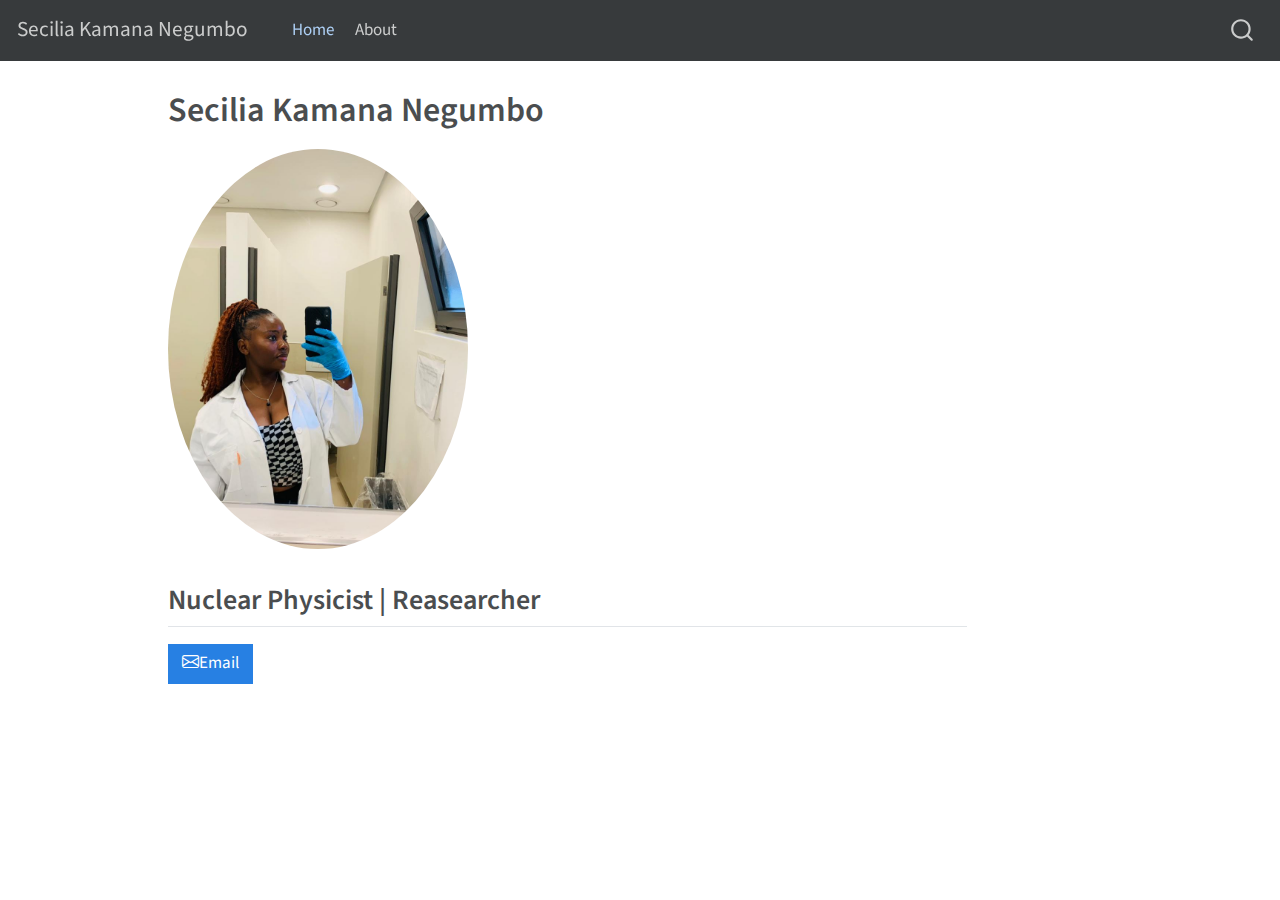
<file: docs/index.html>
<!DOCTYPE html>
<html xmlns="http://www.w3.org/1999/xhtml" lang="en" xml:lang="en"><head>

<meta charset="utf-8">
<meta name="generator" content="quarto-1.3.361">

<meta name="viewport" content="width=device-width, initial-scale=1.0, user-scalable=yes">


<title>Secilia Kamana Negumbo</title>
<style>
code{white-space: pre-wrap;}
span.smallcaps{font-variant: small-caps;}
div.columns{display: flex; gap: min(4vw, 1.5em);}
div.column{flex: auto; overflow-x: auto;}
div.hanging-indent{margin-left: 1.5em; text-indent: -1.5em;}
ul.task-list{list-style: none;}
ul.task-list li input[type="checkbox"] {
  width: 0.8em;
  margin: 0 0.8em 0.2em -1em; /* quarto-specific, see https://github.com/quarto-dev/quarto-cli/issues/4556 */ 
  vertical-align: middle;
}
</style>


<script src="site_libs/quarto-nav/quarto-nav.js"></script>
<script src="site_libs/quarto-nav/headroom.min.js"></script>
<script src="site_libs/clipboard/clipboard.min.js"></script>
<script src="site_libs/quarto-search/autocomplete.umd.js"></script>
<script src="site_libs/quarto-search/fuse.min.js"></script>
<script src="site_libs/quarto-search/quarto-search.js"></script>
<meta name="quarto:offset" content="./">
<script src="site_libs/quarto-html/quarto.js"></script>
<script src="site_libs/quarto-html/popper.min.js"></script>
<script src="site_libs/quarto-html/tippy.umd.min.js"></script>
<script src="site_libs/quarto-html/anchor.min.js"></script>
<link href="site_libs/quarto-html/tippy.css" rel="stylesheet">
<link href="site_libs/quarto-html/quarto-syntax-highlighting.css" rel="stylesheet" id="quarto-text-highlighting-styles">
<script src="site_libs/bootstrap/bootstrap.min.js"></script>
<link href="site_libs/bootstrap/bootstrap-icons.css" rel="stylesheet">
<link href="site_libs/bootstrap/bootstrap.min.css" rel="stylesheet" id="quarto-bootstrap" data-mode="light">
<script id="quarto-search-options" type="application/json">{
  "location": "navbar",
  "copy-button": false,
  "collapse-after": 3,
  "panel-placement": "end",
  "type": "overlay",
  "limit": 20,
  "language": {
    "search-no-results-text": "No results",
    "search-matching-documents-text": "matching documents",
    "search-copy-link-title": "Copy link to search",
    "search-hide-matches-text": "Hide additional matches",
    "search-more-match-text": "more match in this document",
    "search-more-matches-text": "more matches in this document",
    "search-clear-button-title": "Clear",
    "search-detached-cancel-button-title": "Cancel",
    "search-submit-button-title": "Submit",
    "search-label": "Search"
  }
}</script>


<link rel="stylesheet" href="styles.css">
</head>

<body class="nav-fixed">

<div id="quarto-search-results"></div>
  <header id="quarto-header" class="headroom fixed-top">
    <nav class="navbar navbar-expand-lg navbar-dark ">
      <div class="navbar-container container-fluid">
      <div class="navbar-brand-container">
    <a class="navbar-brand" href="./index.html">
    <span class="navbar-title">Secilia Kamana Negumbo</span>
    </a>
  </div>
            <div id="quarto-search" class="" title="Search"></div>
          <button class="navbar-toggler" type="button" data-bs-toggle="collapse" data-bs-target="#navbarCollapse" aria-controls="navbarCollapse" aria-expanded="false" aria-label="Toggle navigation" onclick="if (window.quartoToggleHeadroom) { window.quartoToggleHeadroom(); }">
  <span class="navbar-toggler-icon"></span>
</button>
          <div class="collapse navbar-collapse" id="navbarCollapse">
            <ul class="navbar-nav navbar-nav-scroll me-auto">
  <li class="nav-item">
    <a class="nav-link active" href="./index.html" rel="" target="" aria-current="page">
 <span class="menu-text">Home</span></a>
  </li>  
  <li class="nav-item">
    <a class="nav-link" href="./about.html" rel="" target="">
 <span class="menu-text">About</span></a>
  </li>  
</ul>
            <div class="quarto-navbar-tools ms-auto">
</div>
          </div> <!-- /navcollapse -->
      </div> <!-- /container-fluid -->
    </nav>
</header>
<!-- content -->
<div id="quarto-content" class="quarto-container page-columns page-rows-contents page-layout-article page-navbar">
<!-- sidebar -->
<!-- margin-sidebar -->
    <div id="quarto-margin-sidebar" class="sidebar margin-sidebar">
        
    </div>
<!-- main -->
<main class="content" id="quarto-document-content">

<header id="title-block-header" class="quarto-title-block default">
<div class="quarto-title">
<h1 class="title">Secilia Kamana Negumbo</h1>
</div>



<div class="quarto-title-meta">

    
  
    
  </div>
  

</header>

<div class="row">
<div class="col-md-6">
<img src="profile.jpg" alt="profile" class="img-fluid rounded-circle" width="300" height="300">
<h2 class="anchored">
Nuclear Physicist | Reasearcher
</h2>
<p><a href="mailto:Secilianegumbo86@gmail.com" class="btn btn-primary me-2"><i class="bi bi-envelope"></i>Email</a></p>
</div>



</div></main> <!-- /main -->
<script id="quarto-html-after-body" type="application/javascript">
window.document.addEventListener("DOMContentLoaded", function (event) {
  const toggleBodyColorMode = (bsSheetEl) => {
    const mode = bsSheetEl.getAttribute("data-mode");
    const bodyEl = window.document.querySelector("body");
    if (mode === "dark") {
      bodyEl.classList.add("quarto-dark");
      bodyEl.classList.remove("quarto-light");
    } else {
      bodyEl.classList.add("quarto-light");
      bodyEl.classList.remove("quarto-dark");
    }
  }
  const toggleBodyColorPrimary = () => {
    const bsSheetEl = window.document.querySelector("link#quarto-bootstrap");
    if (bsSheetEl) {
      toggleBodyColorMode(bsSheetEl);
    }
  }
  toggleBodyColorPrimary();  
  const icon = "";
  const anchorJS = new window.AnchorJS();
  anchorJS.options = {
    placement: 'right',
    icon: icon
  };
  anchorJS.add('.anchored');
  const isCodeAnnotation = (el) => {
    for (const clz of el.classList) {
      if (clz.startsWith('code-annotation-')) {                     
        return true;
      }
    }
    return false;
  }
  const clipboard = new window.ClipboardJS('.code-copy-button', {
    text: function(trigger) {
      const codeEl = trigger.previousElementSibling.cloneNode(true);
      for (const childEl of codeEl.children) {
        if (isCodeAnnotation(childEl)) {
          childEl.remove();
        }
      }
      return codeEl.innerText;
    }
  });
  clipboard.on('success', function(e) {
    // button target
    const button = e.trigger;
    // don't keep focus
    button.blur();
    // flash "checked"
    button.classList.add('code-copy-button-checked');
    var currentTitle = button.getAttribute("title");
    button.setAttribute("title", "Copied!");
    let tooltip;
    if (window.bootstrap) {
      button.setAttribute("data-bs-toggle", "tooltip");
      button.setAttribute("data-bs-placement", "left");
      button.setAttribute("data-bs-title", "Copied!");
      tooltip = new bootstrap.Tooltip(button, 
        { trigger: "manual", 
          customClass: "code-copy-button-tooltip",
          offset: [0, -8]});
      tooltip.show();    
    }
    setTimeout(function() {
      if (tooltip) {
        tooltip.hide();
        button.removeAttribute("data-bs-title");
        button.removeAttribute("data-bs-toggle");
        button.removeAttribute("data-bs-placement");
      }
      button.setAttribute("title", currentTitle);
      button.classList.remove('code-copy-button-checked');
    }, 1000);
    // clear code selection
    e.clearSelection();
  });
  function tippyHover(el, contentFn) {
    const config = {
      allowHTML: true,
      content: contentFn,
      maxWidth: 500,
      delay: 100,
      arrow: false,
      appendTo: function(el) {
          return el.parentElement;
      },
      interactive: true,
      interactiveBorder: 10,
      theme: 'quarto',
      placement: 'bottom-start'
    };
    window.tippy(el, config); 
  }
  const noterefs = window.document.querySelectorAll('a[role="doc-noteref"]');
  for (var i=0; i<noterefs.length; i++) {
    const ref = noterefs[i];
    tippyHover(ref, function() {
      // use id or data attribute instead here
      let href = ref.getAttribute('data-footnote-href') || ref.getAttribute('href');
      try { href = new URL(href).hash; } catch {}
      const id = href.replace(/^#\/?/, "");
      const note = window.document.getElementById(id);
      return note.innerHTML;
    });
  }
      let selectedAnnoteEl;
      const selectorForAnnotation = ( cell, annotation) => {
        let cellAttr = 'data-code-cell="' + cell + '"';
        let lineAttr = 'data-code-annotation="' +  annotation + '"';
        const selector = 'span[' + cellAttr + '][' + lineAttr + ']';
        return selector;
      }
      const selectCodeLines = (annoteEl) => {
        const doc = window.document;
        const targetCell = annoteEl.getAttribute("data-target-cell");
        const targetAnnotation = annoteEl.getAttribute("data-target-annotation");
        const annoteSpan = window.document.querySelector(selectorForAnnotation(targetCell, targetAnnotation));
        const lines = annoteSpan.getAttribute("data-code-lines").split(",");
        const lineIds = lines.map((line) => {
          return targetCell + "-" + line;
        })
        let top = null;
        let height = null;
        let parent = null;
        if (lineIds.length > 0) {
            //compute the position of the single el (top and bottom and make a div)
            const el = window.document.getElementById(lineIds[0]);
            top = el.offsetTop;
            height = el.offsetHeight;
            parent = el.parentElement.parentElement;
          if (lineIds.length > 1) {
            const lastEl = window.document.getElementById(lineIds[lineIds.length - 1]);
            const bottom = lastEl.offsetTop + lastEl.offsetHeight;
            height = bottom - top;
          }
          if (top !== null && height !== null && parent !== null) {
            // cook up a div (if necessary) and position it 
            let div = window.document.getElementById("code-annotation-line-highlight");
            if (div === null) {
              div = window.document.createElement("div");
              div.setAttribute("id", "code-annotation-line-highlight");
              div.style.position = 'absolute';
              parent.appendChild(div);
            }
            div.style.top = top - 2 + "px";
            div.style.height = height + 4 + "px";
            let gutterDiv = window.document.getElementById("code-annotation-line-highlight-gutter");
            if (gutterDiv === null) {
              gutterDiv = window.document.createElement("div");
              gutterDiv.setAttribute("id", "code-annotation-line-highlight-gutter");
              gutterDiv.style.position = 'absolute';
              const codeCell = window.document.getElementById(targetCell);
              const gutter = codeCell.querySelector('.code-annotation-gutter');
              gutter.appendChild(gutterDiv);
            }
            gutterDiv.style.top = top - 2 + "px";
            gutterDiv.style.height = height + 4 + "px";
          }
          selectedAnnoteEl = annoteEl;
        }
      };
      const unselectCodeLines = () => {
        const elementsIds = ["code-annotation-line-highlight", "code-annotation-line-highlight-gutter"];
        elementsIds.forEach((elId) => {
          const div = window.document.getElementById(elId);
          if (div) {
            div.remove();
          }
        });
        selectedAnnoteEl = undefined;
      };
      // Attach click handler to the DT
      const annoteDls = window.document.querySelectorAll('dt[data-target-cell]');
      for (const annoteDlNode of annoteDls) {
        annoteDlNode.addEventListener('click', (event) => {
          const clickedEl = event.target;
          if (clickedEl !== selectedAnnoteEl) {
            unselectCodeLines();
            const activeEl = window.document.querySelector('dt[data-target-cell].code-annotation-active');
            if (activeEl) {
              activeEl.classList.remove('code-annotation-active');
            }
            selectCodeLines(clickedEl);
            clickedEl.classList.add('code-annotation-active');
          } else {
            // Unselect the line
            unselectCodeLines();
            clickedEl.classList.remove('code-annotation-active');
          }
        });
      }
  const findCites = (el) => {
    const parentEl = el.parentElement;
    if (parentEl) {
      const cites = parentEl.dataset.cites;
      if (cites) {
        return {
          el,
          cites: cites.split(' ')
        };
      } else {
        return findCites(el.parentElement)
      }
    } else {
      return undefined;
    }
  };
  var bibliorefs = window.document.querySelectorAll('a[role="doc-biblioref"]');
  for (var i=0; i<bibliorefs.length; i++) {
    const ref = bibliorefs[i];
    const citeInfo = findCites(ref);
    if (citeInfo) {
      tippyHover(citeInfo.el, function() {
        var popup = window.document.createElement('div');
        citeInfo.cites.forEach(function(cite) {
          var citeDiv = window.document.createElement('div');
          citeDiv.classList.add('hanging-indent');
          citeDiv.classList.add('csl-entry');
          var biblioDiv = window.document.getElementById('ref-' + cite);
          if (biblioDiv) {
            citeDiv.innerHTML = biblioDiv.innerHTML;
          }
          popup.appendChild(citeDiv);
        });
        return popup.innerHTML;
      });
    }
  }
});
</script>
</div> <!-- /content -->



</body></html>
</file>
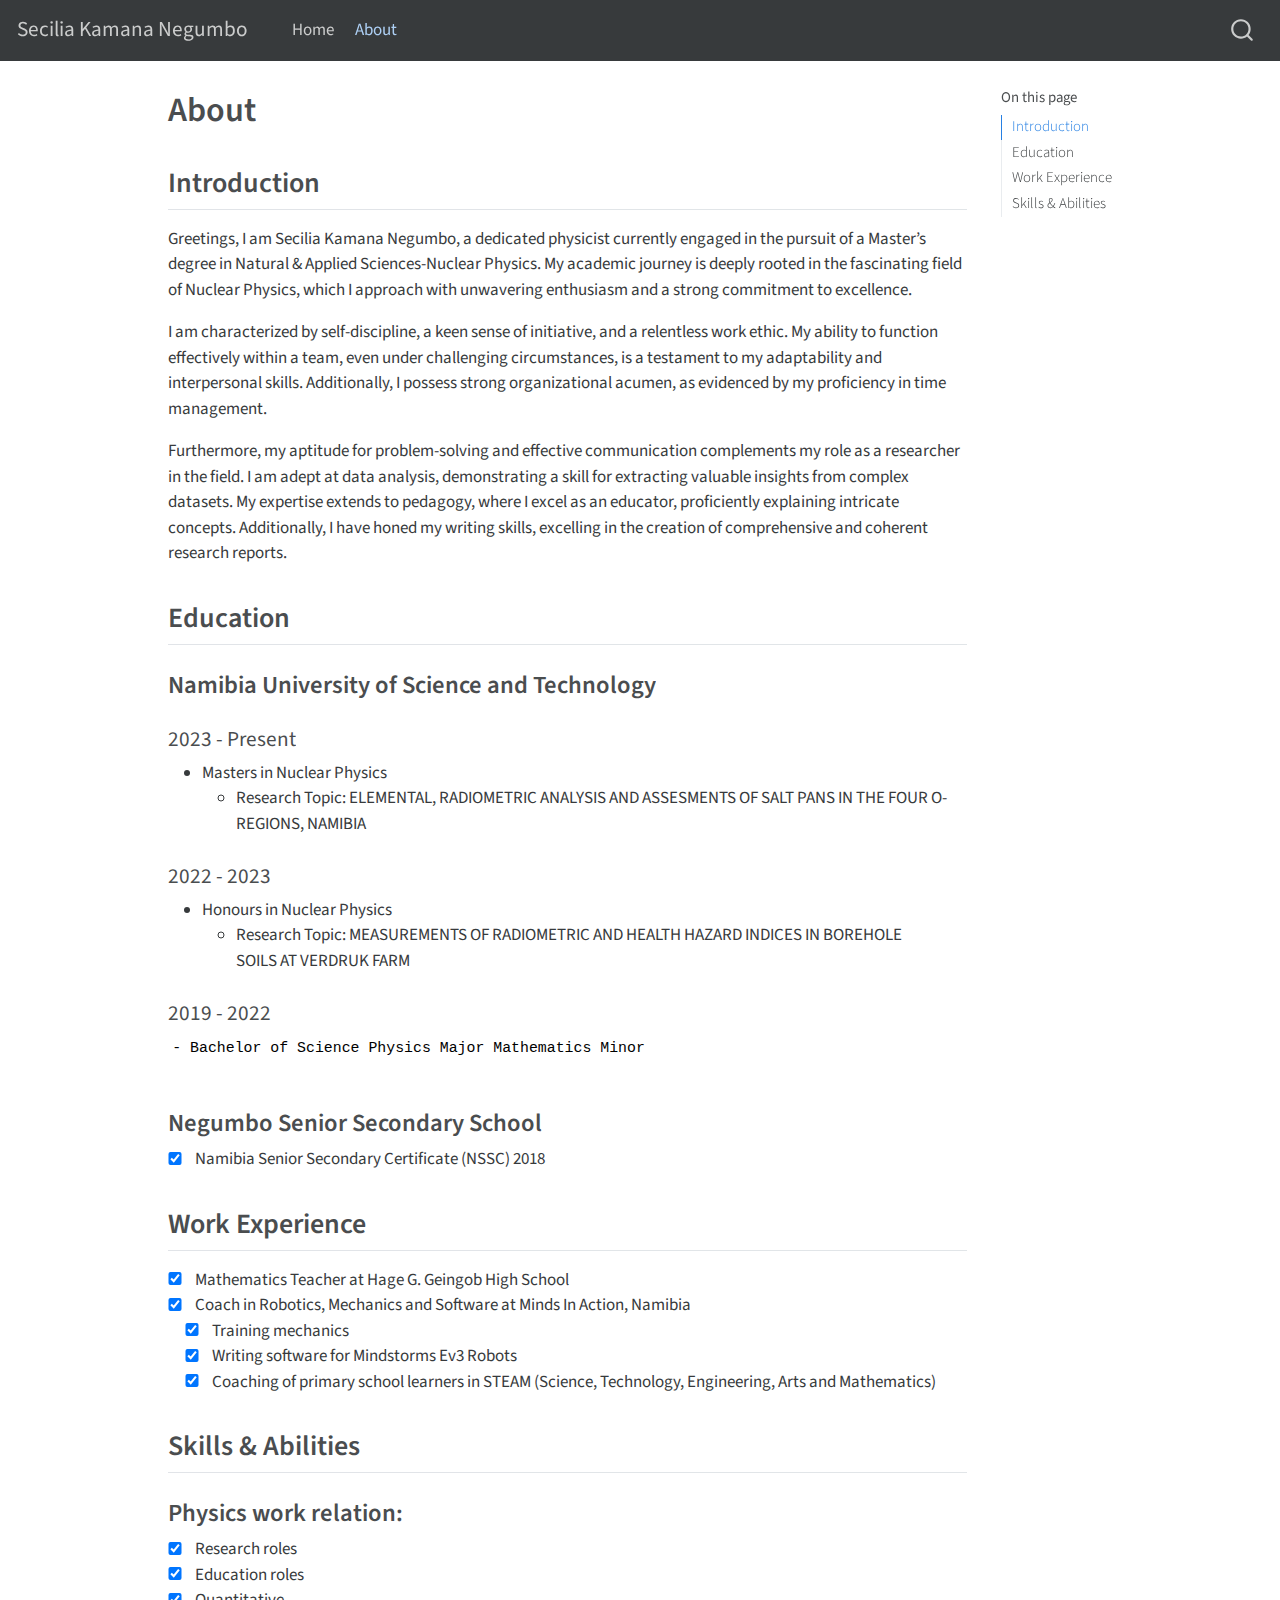
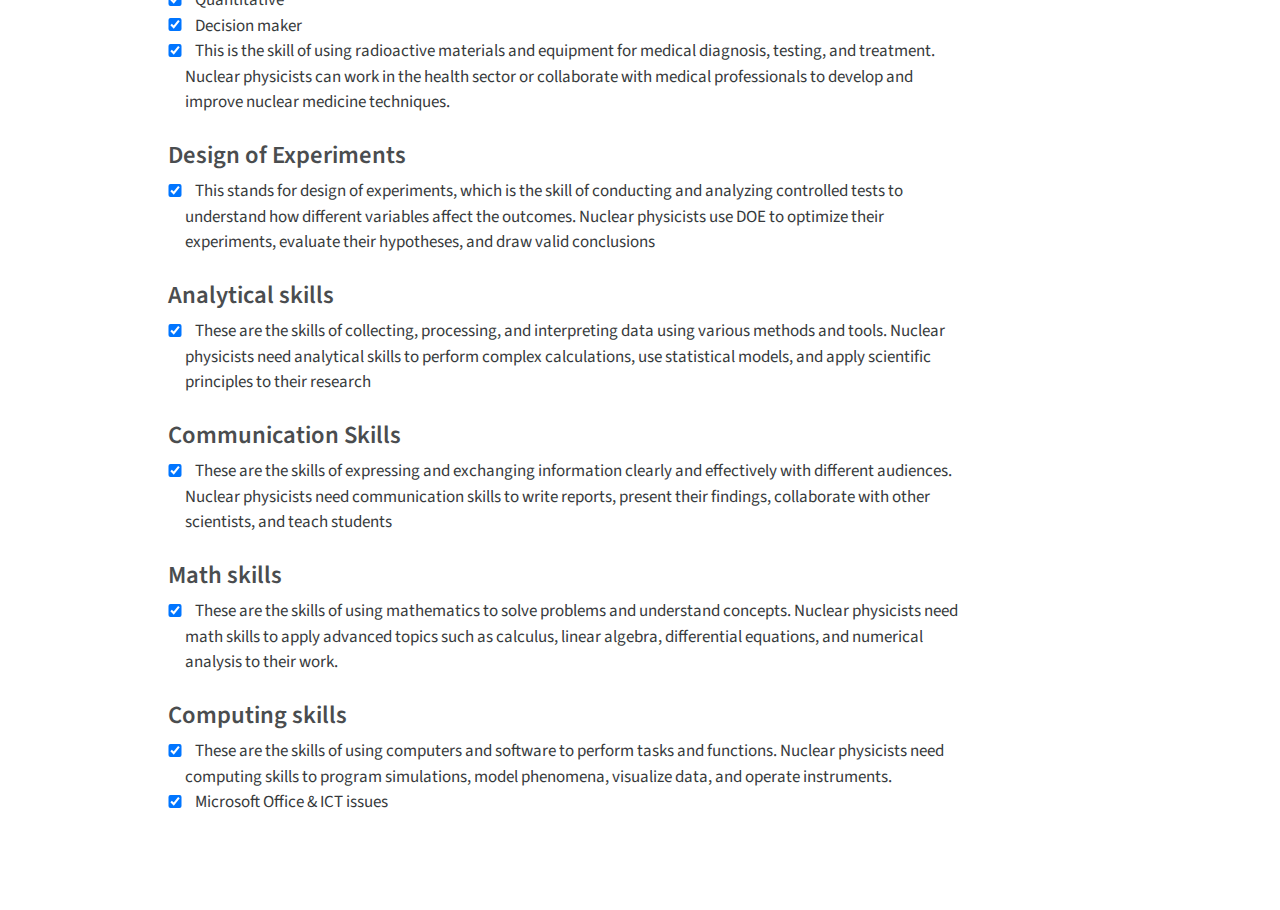
<file: docs/about.html>
<!DOCTYPE html>
<html xmlns="http://www.w3.org/1999/xhtml" lang="en" xml:lang="en"><head>

<meta charset="utf-8">
<meta name="generator" content="quarto-1.3.361">

<meta name="viewport" content="width=device-width, initial-scale=1.0, user-scalable=yes">


<title>Secilia Kamana Negumbo - About</title>
<style>
code{white-space: pre-wrap;}
span.smallcaps{font-variant: small-caps;}
div.columns{display: flex; gap: min(4vw, 1.5em);}
div.column{flex: auto; overflow-x: auto;}
div.hanging-indent{margin-left: 1.5em; text-indent: -1.5em;}
ul.task-list{list-style: none;}
ul.task-list li input[type="checkbox"] {
  width: 0.8em;
  margin: 0 0.8em 0.2em -1em; /* quarto-specific, see https://github.com/quarto-dev/quarto-cli/issues/4556 */ 
  vertical-align: middle;
}
</style>


<script src="site_libs/quarto-nav/quarto-nav.js"></script>
<script src="site_libs/quarto-nav/headroom.min.js"></script>
<script src="site_libs/clipboard/clipboard.min.js"></script>
<script src="site_libs/quarto-search/autocomplete.umd.js"></script>
<script src="site_libs/quarto-search/fuse.min.js"></script>
<script src="site_libs/quarto-search/quarto-search.js"></script>
<meta name="quarto:offset" content="./">
<script src="site_libs/quarto-html/quarto.js"></script>
<script src="site_libs/quarto-html/popper.min.js"></script>
<script src="site_libs/quarto-html/tippy.umd.min.js"></script>
<script src="site_libs/quarto-html/anchor.min.js"></script>
<link href="site_libs/quarto-html/tippy.css" rel="stylesheet">
<link href="site_libs/quarto-html/quarto-syntax-highlighting.css" rel="stylesheet" id="quarto-text-highlighting-styles">
<script src="site_libs/bootstrap/bootstrap.min.js"></script>
<link href="site_libs/bootstrap/bootstrap-icons.css" rel="stylesheet">
<link href="site_libs/bootstrap/bootstrap.min.css" rel="stylesheet" id="quarto-bootstrap" data-mode="light">
<script id="quarto-search-options" type="application/json">{
  "location": "navbar",
  "copy-button": false,
  "collapse-after": 3,
  "panel-placement": "end",
  "type": "overlay",
  "limit": 20,
  "language": {
    "search-no-results-text": "No results",
    "search-matching-documents-text": "matching documents",
    "search-copy-link-title": "Copy link to search",
    "search-hide-matches-text": "Hide additional matches",
    "search-more-match-text": "more match in this document",
    "search-more-matches-text": "more matches in this document",
    "search-clear-button-title": "Clear",
    "search-detached-cancel-button-title": "Cancel",
    "search-submit-button-title": "Submit",
    "search-label": "Search"
  }
}</script>


<link rel="stylesheet" href="styles.css">
</head>

<body class="nav-fixed">

<div id="quarto-search-results"></div>
  <header id="quarto-header" class="headroom fixed-top">
    <nav class="navbar navbar-expand-lg navbar-dark ">
      <div class="navbar-container container-fluid">
      <div class="navbar-brand-container">
    <a class="navbar-brand" href="./index.html">
    <span class="navbar-title">Secilia Kamana Negumbo</span>
    </a>
  </div>
            <div id="quarto-search" class="" title="Search"></div>
          <button class="navbar-toggler" type="button" data-bs-toggle="collapse" data-bs-target="#navbarCollapse" aria-controls="navbarCollapse" aria-expanded="false" aria-label="Toggle navigation" onclick="if (window.quartoToggleHeadroom) { window.quartoToggleHeadroom(); }">
  <span class="navbar-toggler-icon"></span>
</button>
          <div class="collapse navbar-collapse" id="navbarCollapse">
            <ul class="navbar-nav navbar-nav-scroll me-auto">
  <li class="nav-item">
    <a class="nav-link" href="./index.html" rel="" target="">
 <span class="menu-text">Home</span></a>
  </li>  
  <li class="nav-item">
    <a class="nav-link active" href="./about.html" rel="" target="" aria-current="page">
 <span class="menu-text">About</span></a>
  </li>  
</ul>
            <div class="quarto-navbar-tools ms-auto">
</div>
          </div> <!-- /navcollapse -->
      </div> <!-- /container-fluid -->
    </nav>
</header>
<!-- content -->
<div id="quarto-content" class="quarto-container page-columns page-rows-contents page-layout-article page-navbar">
<!-- sidebar -->
<!-- margin-sidebar -->
    <div id="quarto-margin-sidebar" class="sidebar margin-sidebar">
        <nav id="TOC" role="doc-toc" class="toc-active">
    <h2 id="toc-title">On this page</h2>
   
  <ul>
  <li><a href="#introduction" id="toc-introduction" class="nav-link active" data-scroll-target="#introduction">Introduction</a></li>
  <li><a href="#education" id="toc-education" class="nav-link" data-scroll-target="#education">Education</a>
  <ul class="collapse">
  <li><a href="#namibia-university-of-science-and-technology" id="toc-namibia-university-of-science-and-technology" class="nav-link" data-scroll-target="#namibia-university-of-science-and-technology">Namibia University of Science and Technology</a></li>
  <li><a href="#negumbo-senior-secondary-school" id="toc-negumbo-senior-secondary-school" class="nav-link" data-scroll-target="#negumbo-senior-secondary-school">Negumbo Senior Secondary School</a></li>
  </ul></li>
  <li><a href="#work-experience" id="toc-work-experience" class="nav-link" data-scroll-target="#work-experience">Work Experience</a></li>
  <li><a href="#skills-abilities" id="toc-skills-abilities" class="nav-link" data-scroll-target="#skills-abilities">Skills &amp; Abilities</a>
  <ul class="collapse">
  <li><a href="#physics-work-relation" id="toc-physics-work-relation" class="nav-link" data-scroll-target="#physics-work-relation">Physics work relation:</a></li>
  <li><a href="#design-of-experiments" id="toc-design-of-experiments" class="nav-link" data-scroll-target="#design-of-experiments">Design of Experiments</a></li>
  <li><a href="#analytical-skills" id="toc-analytical-skills" class="nav-link" data-scroll-target="#analytical-skills">Analytical skills</a></li>
  <li><a href="#communication-skills" id="toc-communication-skills" class="nav-link" data-scroll-target="#communication-skills">Communication Skills</a></li>
  <li><a href="#math-skills" id="toc-math-skills" class="nav-link" data-scroll-target="#math-skills">Math skills</a></li>
  <li><a href="#computing-skills" id="toc-computing-skills" class="nav-link" data-scroll-target="#computing-skills">Computing skills</a></li>
  </ul></li>
  </ul>
</nav>
    </div>
<!-- main -->
<main class="content" id="quarto-document-content">

<header id="title-block-header" class="quarto-title-block default">
<div class="quarto-title">
<h1 class="title">About</h1>
</div>



<div class="quarto-title-meta">

    
  
    
  </div>
  

</header>

<section id="introduction" class="level2">
<h2 class="anchored" data-anchor-id="introduction">Introduction</h2>
<p>Greetings, I am Secilia Kamana Negumbo, a dedicated physicist currently engaged in the pursuit of a Master’s degree in Natural &amp; Applied Sciences-Nuclear Physics. My academic journey is deeply rooted in the fascinating field of Nuclear Physics, which I approach with unwavering enthusiasm and a strong commitment to excellence.</p>
<p>I am characterized by self-discipline, a keen sense of initiative, and a relentless work ethic. My ability to function effectively within a team, even under challenging circumstances, is a testament to my adaptability and interpersonal skills. Additionally, I possess strong organizational acumen, as evidenced by my proficiency in time management.</p>
<p>Furthermore, my aptitude for problem-solving and effective communication complements my role as a researcher in the field. I am adept at data analysis, demonstrating a skill for extracting valuable insights from complex datasets. My expertise extends to pedagogy, where I excel as an educator, proficiently explaining intricate concepts. Additionally, I have honed my writing skills, excelling in the creation of comprehensive and coherent research reports.</p>
</section>
<section id="education" class="level2">
<h2 class="anchored" data-anchor-id="education">Education</h2>
<section id="namibia-university-of-science-and-technology" class="level3">
<h3 class="anchored" data-anchor-id="namibia-university-of-science-and-technology">Namibia University of Science and Technology</h3>
<section id="present" class="level4">
<h4 class="anchored" data-anchor-id="present">2023 - Present</h4>
<ul>
<li>Masters in Nuclear Physics
<ul>
<li>Research Topic: ELEMENTAL, RADIOMETRIC ANALYSIS AND ASSESMENTS OF SALT PANS IN THE FOUR O-REGIONS,&nbsp;NAMIBIA</li>
</ul></li>
</ul>
</section>
<section id="section" class="level4">
<h4 class="anchored" data-anchor-id="section">2022 - 2023</h4>
<ul>
<li>Honours in Nuclear Physics
<ul>
<li>Research Topic: MEASUREMENTS OF RADIOMETRIC AND HEALTH HAZARD INDICES IN BOREHOLE SOILS&nbsp;AT&nbsp;VERDRUK&nbsp;FARM</li>
</ul></li>
</ul>
</section>
<section id="section-1" class="level4">
<h4 class="anchored" data-anchor-id="section-1">2019 - 2022</h4>
<pre><code>- Bachelor of Science Physics Major Mathematics Minor
    </code></pre>
</section>
</section>
<section id="negumbo-senior-secondary-school" class="level3">
<h3 class="anchored" data-anchor-id="negumbo-senior-secondary-school">Negumbo Senior Secondary School</h3>
<ul class="task-list">
<li><input type="checkbox" checked="">Namibia Senior Secondary Certificate (NSSC) 2018</li>
</ul>
</section>
</section>
<section id="work-experience" class="level2">
<h2 class="anchored" data-anchor-id="work-experience">Work Experience</h2>
<ul class="task-list">
<li><input type="checkbox" checked="">Mathematics Teacher at Hage G. Geingob High School</li>
<li><input type="checkbox" checked="">Coach in Robotics, Mechanics and Software at Minds In Action, Namibia
<ul class="task-list">
<li><input type="checkbox" checked="">Training mechanics</li>
<li><input type="checkbox" checked="">Writing software for Mindstorms Ev3 Robots</li>
<li><input type="checkbox" checked="">Coaching of primary school learners in STEAM (Science, Technology, Engineering, Arts and Mathematics)</li>
</ul></li>
</ul>
</section>
<section id="skills-abilities" class="level2">
<h2 class="anchored" data-anchor-id="skills-abilities">Skills &amp; Abilities</h2>
<section id="physics-work-relation" class="level3">
<h3 class="anchored" data-anchor-id="physics-work-relation">Physics work relation:</h3>
<ul class="task-list">
<li><input type="checkbox" checked="">Research roles</li>
<li><input type="checkbox" checked="">Education roles</li>
<li><input type="checkbox" checked="">Quantitative</li>
<li><input type="checkbox" checked="">Decision maker</li>
<li><input type="checkbox" checked="">This is the skill of using radioactive materials and equipment for medical diagnosis, testing, and treatment. Nuclear physicists can work in the health sector or collaborate with medical professionals to develop and improve nuclear medicine techniques.</li>
</ul>
</section>
<section id="design-of-experiments" class="level3">
<h3 class="anchored" data-anchor-id="design-of-experiments">Design of Experiments</h3>
<ul class="task-list">
<li><input type="checkbox" checked="">This stands for design of experiments, which is the skill of conducting and analyzing controlled tests to understand how different variables affect the outcomes. Nuclear physicists use DOE to optimize their experiments, evaluate their hypotheses, and draw valid conclusions</li>
</ul>
</section>
<section id="analytical-skills" class="level3">
<h3 class="anchored" data-anchor-id="analytical-skills">Analytical skills</h3>
<ul class="task-list">
<li><input type="checkbox" checked="">These are the skills of collecting, processing, and interpreting data using various methods and tools. Nuclear physicists need analytical skills to perform complex calculations, use statistical models, and apply scientific principles to their research</li>
</ul>
</section>
<section id="communication-skills" class="level3">
<h3 class="anchored" data-anchor-id="communication-skills">Communication Skills</h3>
<ul class="task-list">
<li><input type="checkbox" checked="">These are the skills of expressing and exchanging information clearly and effectively with different audiences. Nuclear physicists need communication skills to write reports, present their findings, collaborate with other scientists, and teach students</li>
</ul>
</section>
<section id="math-skills" class="level3">
<h3 class="anchored" data-anchor-id="math-skills">Math skills</h3>
<ul class="task-list">
<li><input type="checkbox" checked="">These are the skills of using mathematics to solve problems and understand concepts. Nuclear physicists need math skills to apply advanced topics such as calculus, linear algebra, differential equations, and numerical analysis to their work.</li>
</ul>
</section>
<section id="computing-skills" class="level3">
<h3 class="anchored" data-anchor-id="computing-skills">Computing skills</h3>
<ul class="task-list">
<li><input type="checkbox" checked="">These are the skills of using computers and software to perform tasks and functions. Nuclear physicists need computing skills to program simulations, model phenomena, visualize data, and operate instruments.</li>
<li><input type="checkbox" checked="">Microsoft Office &amp; ICT issues</li>
</ul>


</section>
</section>

</main> <!-- /main -->
<script id="quarto-html-after-body" type="application/javascript">
window.document.addEventListener("DOMContentLoaded", function (event) {
  const toggleBodyColorMode = (bsSheetEl) => {
    const mode = bsSheetEl.getAttribute("data-mode");
    const bodyEl = window.document.querySelector("body");
    if (mode === "dark") {
      bodyEl.classList.add("quarto-dark");
      bodyEl.classList.remove("quarto-light");
    } else {
      bodyEl.classList.add("quarto-light");
      bodyEl.classList.remove("quarto-dark");
    }
  }
  const toggleBodyColorPrimary = () => {
    const bsSheetEl = window.document.querySelector("link#quarto-bootstrap");
    if (bsSheetEl) {
      toggleBodyColorMode(bsSheetEl);
    }
  }
  toggleBodyColorPrimary();  
  const icon = "";
  const anchorJS = new window.AnchorJS();
  anchorJS.options = {
    placement: 'right',
    icon: icon
  };
  anchorJS.add('.anchored');
  const isCodeAnnotation = (el) => {
    for (const clz of el.classList) {
      if (clz.startsWith('code-annotation-')) {                     
        return true;
      }
    }
    return false;
  }
  const clipboard = new window.ClipboardJS('.code-copy-button', {
    text: function(trigger) {
      const codeEl = trigger.previousElementSibling.cloneNode(true);
      for (const childEl of codeEl.children) {
        if (isCodeAnnotation(childEl)) {
          childEl.remove();
        }
      }
      return codeEl.innerText;
    }
  });
  clipboard.on('success', function(e) {
    // button target
    const button = e.trigger;
    // don't keep focus
    button.blur();
    // flash "checked"
    button.classList.add('code-copy-button-checked');
    var currentTitle = button.getAttribute("title");
    button.setAttribute("title", "Copied!");
    let tooltip;
    if (window.bootstrap) {
      button.setAttribute("data-bs-toggle", "tooltip");
      button.setAttribute("data-bs-placement", "left");
      button.setAttribute("data-bs-title", "Copied!");
      tooltip = new bootstrap.Tooltip(button, 
        { trigger: "manual", 
          customClass: "code-copy-button-tooltip",
          offset: [0, -8]});
      tooltip.show();    
    }
    setTimeout(function() {
      if (tooltip) {
        tooltip.hide();
        button.removeAttribute("data-bs-title");
        button.removeAttribute("data-bs-toggle");
        button.removeAttribute("data-bs-placement");
      }
      button.setAttribute("title", currentTitle);
      button.classList.remove('code-copy-button-checked');
    }, 1000);
    // clear code selection
    e.clearSelection();
  });
  function tippyHover(el, contentFn) {
    const config = {
      allowHTML: true,
      content: contentFn,
      maxWidth: 500,
      delay: 100,
      arrow: false,
      appendTo: function(el) {
          return el.parentElement;
      },
      interactive: true,
      interactiveBorder: 10,
      theme: 'quarto',
      placement: 'bottom-start'
    };
    window.tippy(el, config); 
  }
  const noterefs = window.document.querySelectorAll('a[role="doc-noteref"]');
  for (var i=0; i<noterefs.length; i++) {
    const ref = noterefs[i];
    tippyHover(ref, function() {
      // use id or data attribute instead here
      let href = ref.getAttribute('data-footnote-href') || ref.getAttribute('href');
      try { href = new URL(href).hash; } catch {}
      const id = href.replace(/^#\/?/, "");
      const note = window.document.getElementById(id);
      return note.innerHTML;
    });
  }
      let selectedAnnoteEl;
      const selectorForAnnotation = ( cell, annotation) => {
        let cellAttr = 'data-code-cell="' + cell + '"';
        let lineAttr = 'data-code-annotation="' +  annotation + '"';
        const selector = 'span[' + cellAttr + '][' + lineAttr + ']';
        return selector;
      }
      const selectCodeLines = (annoteEl) => {
        const doc = window.document;
        const targetCell = annoteEl.getAttribute("data-target-cell");
        const targetAnnotation = annoteEl.getAttribute("data-target-annotation");
        const annoteSpan = window.document.querySelector(selectorForAnnotation(targetCell, targetAnnotation));
        const lines = annoteSpan.getAttribute("data-code-lines").split(",");
        const lineIds = lines.map((line) => {
          return targetCell + "-" + line;
        })
        let top = null;
        let height = null;
        let parent = null;
        if (lineIds.length > 0) {
            //compute the position of the single el (top and bottom and make a div)
            const el = window.document.getElementById(lineIds[0]);
            top = el.offsetTop;
            height = el.offsetHeight;
            parent = el.parentElement.parentElement;
          if (lineIds.length > 1) {
            const lastEl = window.document.getElementById(lineIds[lineIds.length - 1]);
            const bottom = lastEl.offsetTop + lastEl.offsetHeight;
            height = bottom - top;
          }
          if (top !== null && height !== null && parent !== null) {
            // cook up a div (if necessary) and position it 
            let div = window.document.getElementById("code-annotation-line-highlight");
            if (div === null) {
              div = window.document.createElement("div");
              div.setAttribute("id", "code-annotation-line-highlight");
              div.style.position = 'absolute';
              parent.appendChild(div);
            }
            div.style.top = top - 2 + "px";
            div.style.height = height + 4 + "px";
            let gutterDiv = window.document.getElementById("code-annotation-line-highlight-gutter");
            if (gutterDiv === null) {
              gutterDiv = window.document.createElement("div");
              gutterDiv.setAttribute("id", "code-annotation-line-highlight-gutter");
              gutterDiv.style.position = 'absolute';
              const codeCell = window.document.getElementById(targetCell);
              const gutter = codeCell.querySelector('.code-annotation-gutter');
              gutter.appendChild(gutterDiv);
            }
            gutterDiv.style.top = top - 2 + "px";
            gutterDiv.style.height = height + 4 + "px";
          }
          selectedAnnoteEl = annoteEl;
        }
      };
      const unselectCodeLines = () => {
        const elementsIds = ["code-annotation-line-highlight", "code-annotation-line-highlight-gutter"];
        elementsIds.forEach((elId) => {
          const div = window.document.getElementById(elId);
          if (div) {
            div.remove();
          }
        });
        selectedAnnoteEl = undefined;
      };
      // Attach click handler to the DT
      const annoteDls = window.document.querySelectorAll('dt[data-target-cell]');
      for (const annoteDlNode of annoteDls) {
        annoteDlNode.addEventListener('click', (event) => {
          const clickedEl = event.target;
          if (clickedEl !== selectedAnnoteEl) {
            unselectCodeLines();
            const activeEl = window.document.querySelector('dt[data-target-cell].code-annotation-active');
            if (activeEl) {
              activeEl.classList.remove('code-annotation-active');
            }
            selectCodeLines(clickedEl);
            clickedEl.classList.add('code-annotation-active');
          } else {
            // Unselect the line
            unselectCodeLines();
            clickedEl.classList.remove('code-annotation-active');
          }
        });
      }
  const findCites = (el) => {
    const parentEl = el.parentElement;
    if (parentEl) {
      const cites = parentEl.dataset.cites;
      if (cites) {
        return {
          el,
          cites: cites.split(' ')
        };
      } else {
        return findCites(el.parentElement)
      }
    } else {
      return undefined;
    }
  };
  var bibliorefs = window.document.querySelectorAll('a[role="doc-biblioref"]');
  for (var i=0; i<bibliorefs.length; i++) {
    const ref = bibliorefs[i];
    const citeInfo = findCites(ref);
    if (citeInfo) {
      tippyHover(citeInfo.el, function() {
        var popup = window.document.createElement('div');
        citeInfo.cites.forEach(function(cite) {
          var citeDiv = window.document.createElement('div');
          citeDiv.classList.add('hanging-indent');
          citeDiv.classList.add('csl-entry');
          var biblioDiv = window.document.getElementById('ref-' + cite);
          if (biblioDiv) {
            citeDiv.innerHTML = biblioDiv.innerHTML;
          }
          popup.appendChild(citeDiv);
        });
        return popup.innerHTML;
      });
    }
  }
});
</script>
</div> <!-- /content -->



</body></html>
</file>
<file: docs/site_libs/quarto-html/tippy.css>
.tippy-box[data-animation=fade][data-state=hidden]{opacity:0}[data-tippy-root]{max-width:calc(100vw - 10px)}.tippy-box{position:relative;background-color:#333;color:#fff;border-radius:4px;font-size:14px;line-height:1.4;white-space:normal;outline:0;transition-property:transform,visibility,opacity}.tippy-box[data-placement^=top]>.tippy-arrow{bottom:0}.tippy-box[data-placement^=top]>.tippy-arrow:before{bottom:-7px;left:0;border-width:8px 8px 0;border-top-color:initial;transform-origin:center top}.tippy-box[data-placement^=bottom]>.tippy-arrow{top:0}.tippy-box[data-placement^=bottom]>.tippy-arrow:before{top:-7px;left:0;border-width:0 8px 8px;border-bottom-color:initial;transform-origin:center bottom}.tippy-box[data-placement^=left]>.tippy-arrow{right:0}.tippy-box[data-placement^=left]>.tippy-arrow:before{border-width:8px 0 8px 8px;border-left-color:initial;right:-7px;transform-origin:center left}.tippy-box[data-placement^=right]>.tippy-arrow{left:0}.tippy-box[data-placement^=right]>.tippy-arrow:before{left:-7px;border-width:8px 8px 8px 0;border-right-color:initial;transform-origin:center right}.tippy-box[data-inertia][data-state=visible]{transition-timing-function:cubic-bezier(.54,1.5,.38,1.11)}.tippy-arrow{width:16px;height:16px;color:#333}.tippy-arrow:before{content:"";position:absolute;border-color:transparent;border-style:solid}.tippy-content{position:relative;padding:5px 9px;z-index:1}
</file>
<file: docs/site_libs/quarto-html/quarto-syntax-highlighting.css>
/* quarto syntax highlight colors */
:root {
  --quarto-hl-ot-color: #003B4F;
  --quarto-hl-at-color: #657422;
  --quarto-hl-ss-color: #20794D;
  --quarto-hl-an-color: #5E5E5E;
  --quarto-hl-fu-color: #4758AB;
  --quarto-hl-st-color: #20794D;
  --quarto-hl-cf-color: #003B4F;
  --quarto-hl-op-color: #5E5E5E;
  --quarto-hl-er-color: #AD0000;
  --quarto-hl-bn-color: #AD0000;
  --quarto-hl-al-color: #AD0000;
  --quarto-hl-va-color: #111111;
  --quarto-hl-bu-color: inherit;
  --quarto-hl-ex-color: inherit;
  --quarto-hl-pp-color: #AD0000;
  --quarto-hl-in-color: #5E5E5E;
  --quarto-hl-vs-color: #20794D;
  --quarto-hl-wa-color: #5E5E5E;
  --quarto-hl-do-color: #5E5E5E;
  --quarto-hl-im-color: #00769E;
  --quarto-hl-ch-color: #20794D;
  --quarto-hl-dt-color: #AD0000;
  --quarto-hl-fl-color: #AD0000;
  --quarto-hl-co-color: #5E5E5E;
  --quarto-hl-cv-color: #5E5E5E;
  --quarto-hl-cn-color: #8f5902;
  --quarto-hl-sc-color: #5E5E5E;
  --quarto-hl-dv-color: #AD0000;
  --quarto-hl-kw-color: #003B4F;
}

/* other quarto variables */
:root {
  --quarto-font-monospace: SFMono-Regular, Menlo, Monaco, Consolas, "Liberation Mono", "Courier New", monospace;
}

pre > code.sourceCode > span {
  color: #003B4F;
}

code span {
  color: #003B4F;
}

code.sourceCode > span {
  color: #003B4F;
}

div.sourceCode,
div.sourceCode pre.sourceCode {
  color: #003B4F;
}

code span.ot {
  color: #003B4F;
  font-style: inherit;
}

code span.at {
  color: #657422;
  font-style: inherit;
}

code span.ss {
  color: #20794D;
  font-style: inherit;
}

code span.an {
  color: #5E5E5E;
  font-style: inherit;
}

code span.fu {
  color: #4758AB;
  font-style: inherit;
}

code span.st {
  color: #20794D;
  font-style: inherit;
}

code span.cf {
  color: #003B4F;
  font-style: inherit;
}

code span.op {
  color: #5E5E5E;
  font-style: inherit;
}

code span.er {
  color: #AD0000;
  font-style: inherit;
}

code span.bn {
  color: #AD0000;
  font-style: inherit;
}

code span.al {
  color: #AD0000;
  font-style: inherit;
}

code span.va {
  color: #111111;
  font-style: inherit;
}

code span.bu {
  font-style: inherit;
}

code span.ex {
  font-style: inherit;
}

code span.pp {
  color: #AD0000;
  font-style: inherit;
}

code span.in {
  color: #5E5E5E;
  font-style: inherit;
}

code span.vs {
  color: #20794D;
  font-style: inherit;
}

code span.wa {
  color: #5E5E5E;
  font-style: italic;
}

code span.do {
  color: #5E5E5E;
  font-style: italic;
}

code span.im {
  color: #00769E;
  font-style: inherit;
}

code span.ch {
  color: #20794D;
  font-style: inherit;
}

code span.dt {
  color: #AD0000;
  font-style: inherit;
}

code span.fl {
  color: #AD0000;
  font-style: inherit;
}

code span.co {
  color: #5E5E5E;
  font-style: inherit;
}

code span.cv {
  color: #5E5E5E;
  font-style: italic;
}

code span.cn {
  color: #8f5902;
  font-style: inherit;
}

code span.sc {
  color: #5E5E5E;
  font-style: inherit;
}

code span.dv {
  color: #AD0000;
  font-style: inherit;
}

code span.kw {
  color: #003B4F;
  font-style: inherit;
}

.prevent-inlining {
  content: "</";
}

/*# sourceMappingURL=debc5d5d77c3f9108843748ff7464032.css.map */
</file>
<file: docs/styles.css>
/* css styles */
</file>
